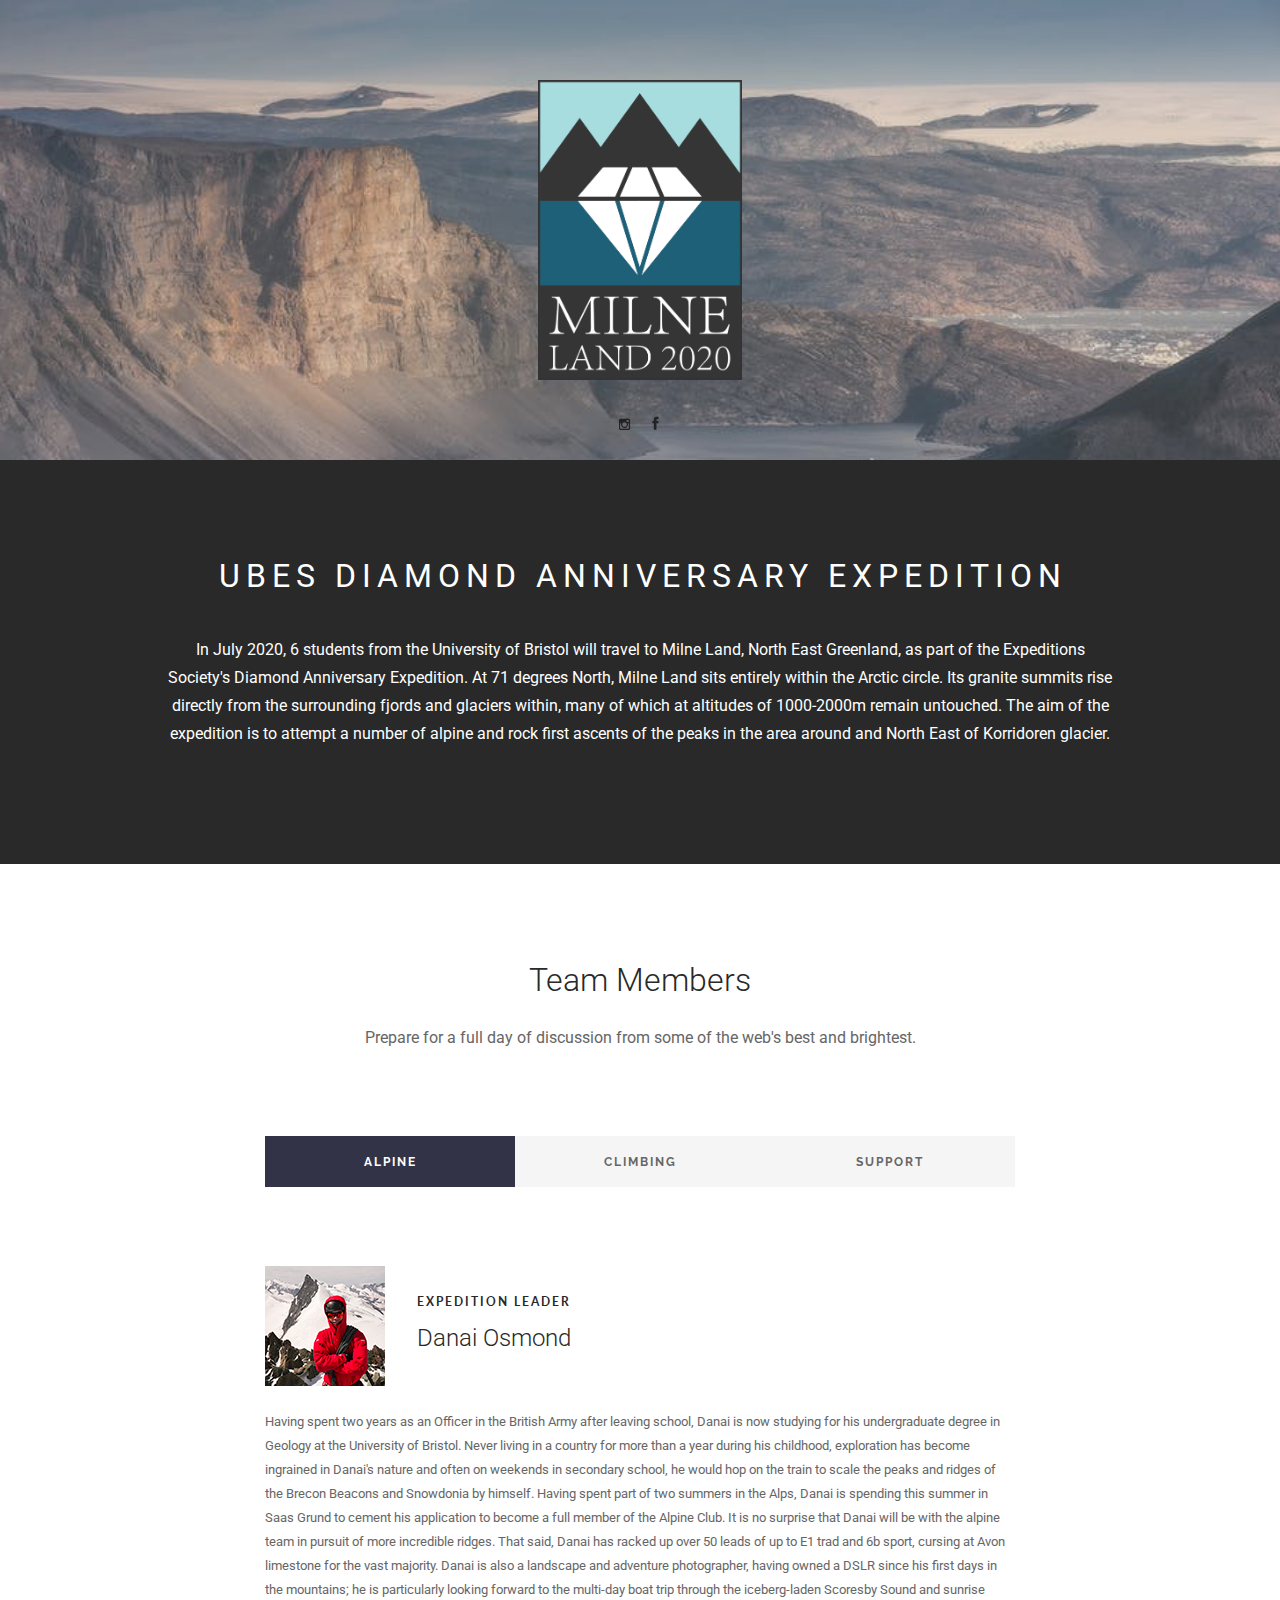
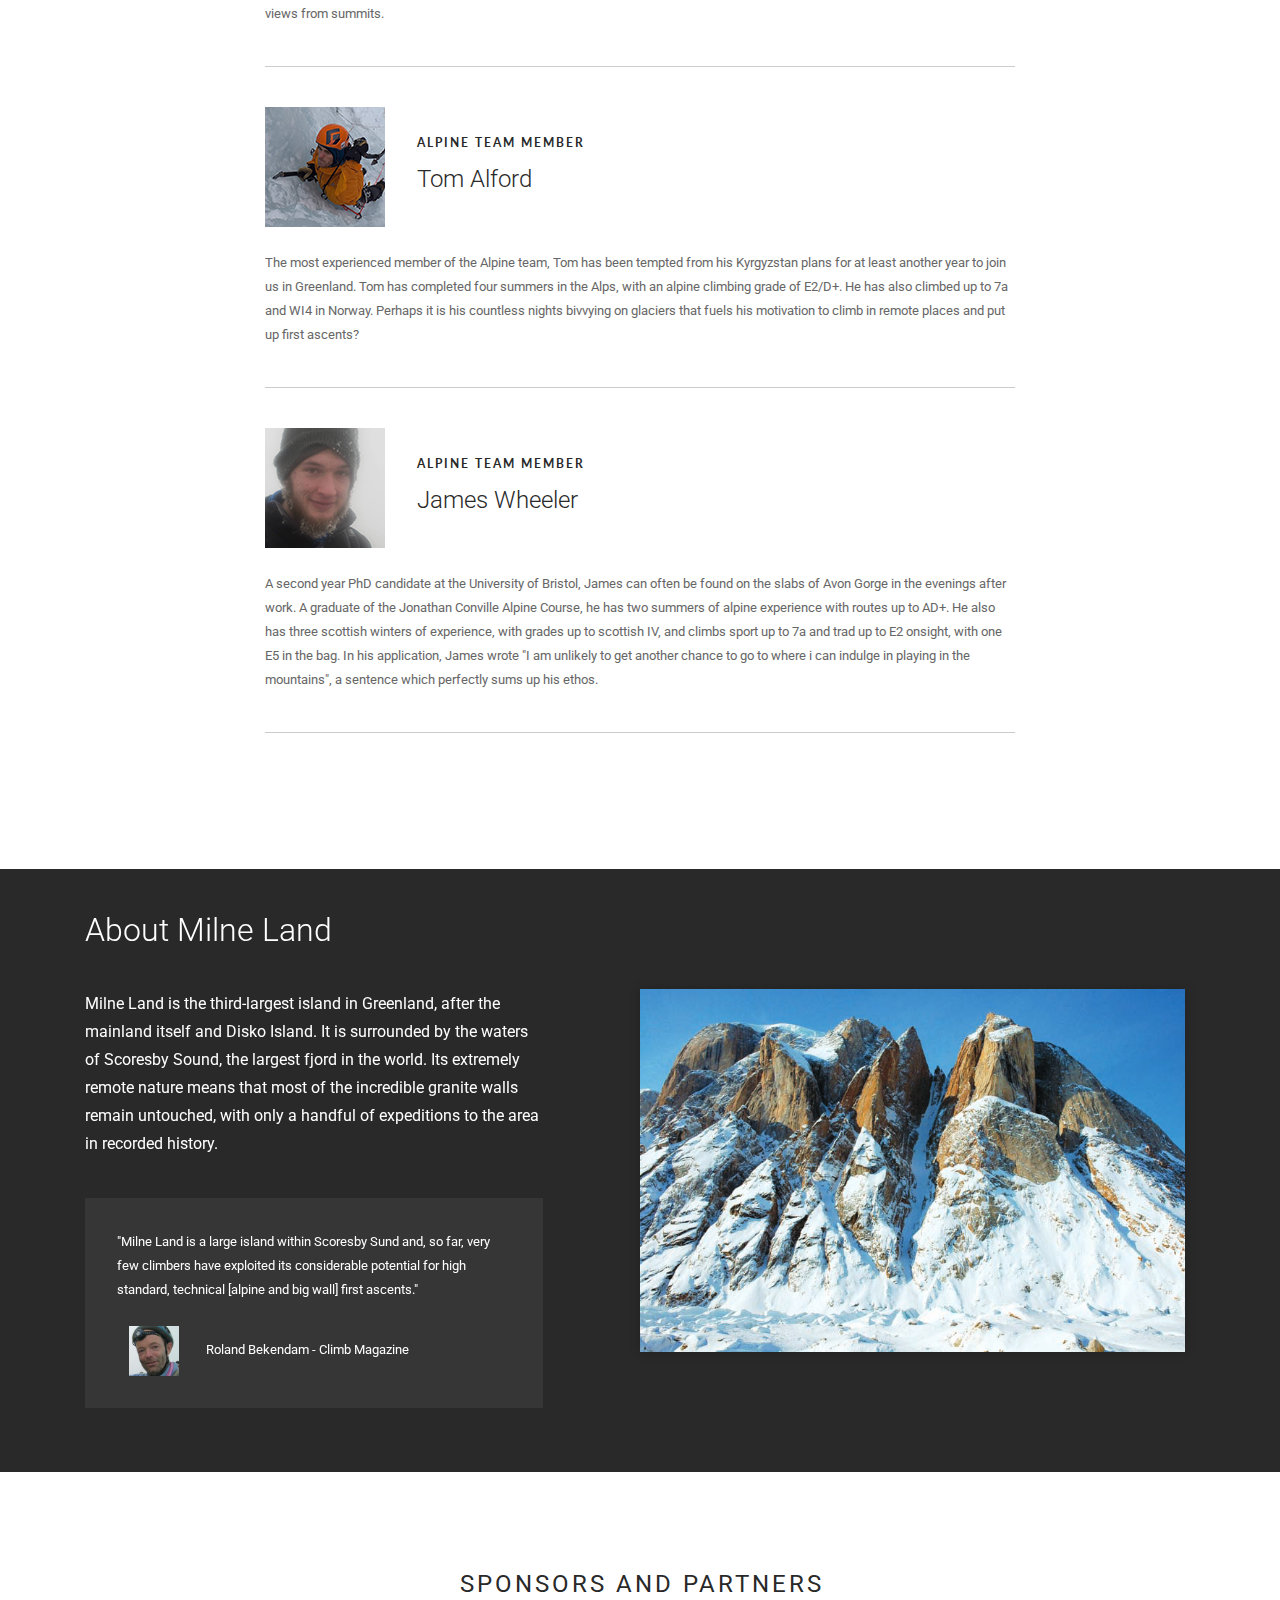
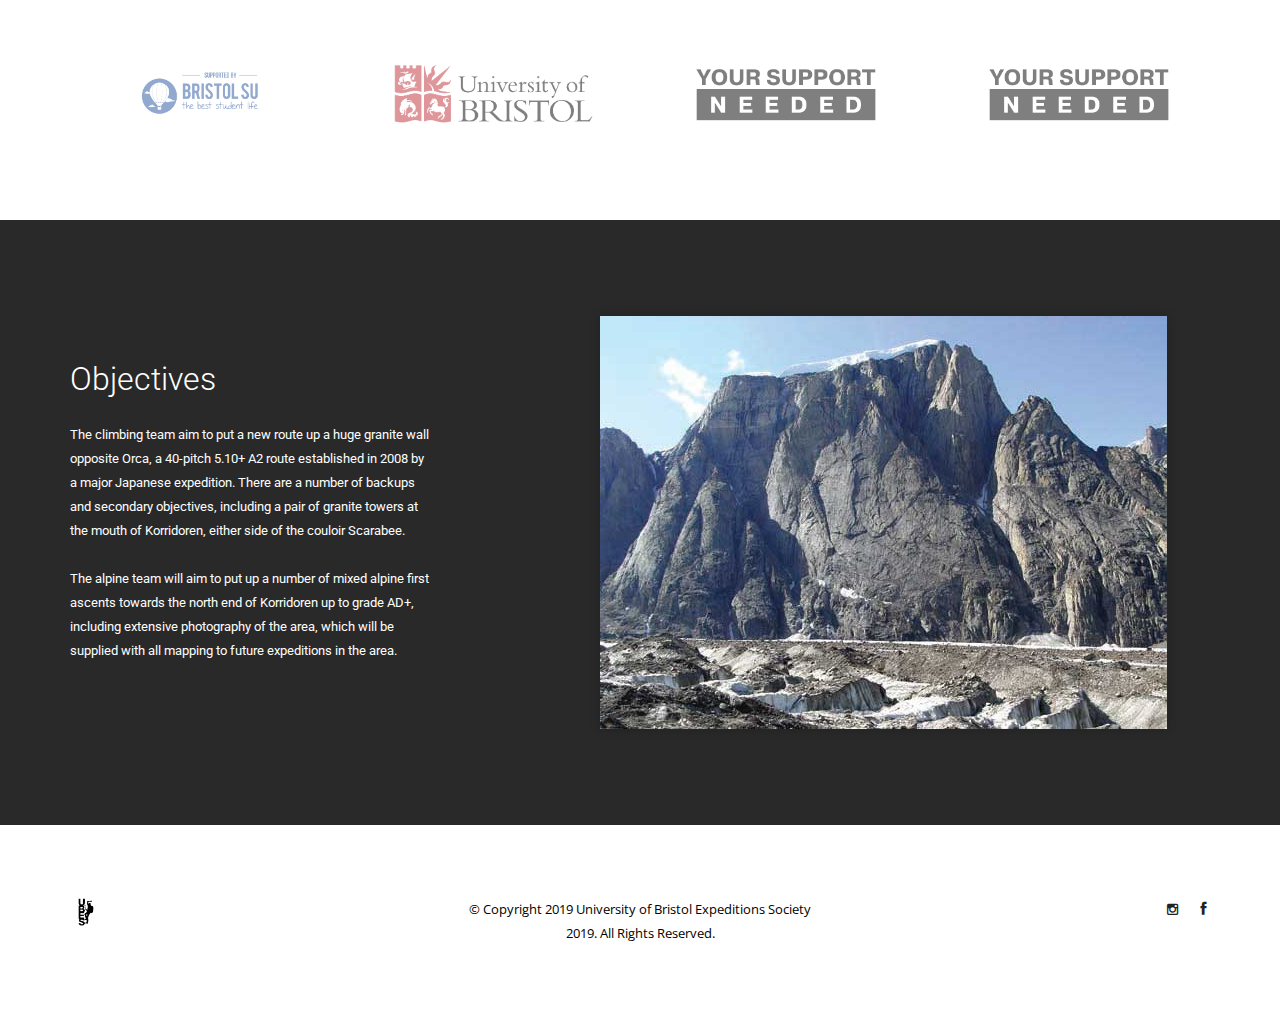
<file: index.html>
﻿<!doctype html>
<html lang="en">
    <head>
        <meta charset="utf-8">
        <title>UBES | Milne Land 2020</title>
        <meta name="description" content="The University of Bristol Expedition Society's 2020 diamond anniversary first ascents expedition to Milne Land, North East Greenland."/>
        <meta name="viewport" content="width=device-width, initial-scale=1.0">
	<link rel="icon" href="img/favicon.png" type="image/png">
        <link href="css/font-awesome.min.css" rel="stylesheet" type="text/css" media="all">
        <link href="css/themify-icons.css" rel="stylesheet" type="text/css" media="all" />
        <link href="css/bootstrap.css" rel="stylesheet" type="text/css" media="all" />
        <link href="css/flexslider.css" rel="stylesheet" type="text/css" media="all" />
        <link href="css/theme-gunmetal.css" rel="stylesheet" type="text/css" media="all" />
        <link href="css/custom.css" rel="stylesheet" type="text/css" media="all" />
        <link href='http://fonts.googleapis.com/css?family=Lato:300,400%7CRaleway:100,400,300,500,600,700%7COpen+Sans:400,500,600' rel='stylesheet' type='text/css'>
        <link href="http://fonts.googleapis.com/css?family=Roboto:100,300,400,600,700" rel="stylesheet" type="text/css">
        <link href="css/font-roboto.css" rel="stylesheet" type="text/css">
    </head>

    <body class="boxed-layout">
				
		<div class="nav-container">
		</div>
		
		<div class="main-container">
		<section class="pt80 pb80 parallax image-bg overlay bg-light">
		        <div class="background-image-holder">
		            <img alt="image" class="background-image" src="img/cover.jpg">
		        </div>
		        <div class="container">
		            <div class="row">
		                <div class="col-sm-12 text-center">
		                    <img alt="Logo" src="img/logo-max.png" style="max-height:300px;">
		                </div>
		            </div>
		            
		        </div>
		        
		        <div class="align-bottom text-center">
		            <ul class="list-inline social-list mb24">
		                <li>
		                    <a href="https://www.instagram.com/ubes_exped/" target="_blank">
		                        <i class="fa fa-instagram"></i>
		                    </a>
		                </li>
		                <li>
		                    <a href="https://www.facebook.com/bristolexpeditions/" target="_blank">
		                        <i class="ti-facebook"></i>
		                    </a>
		                </li>
		                
		                
		            </ul>
		        </div>
		    </section><section class="bg-dark">
		        <div class="container">
		            <div class="row">
		                <div class="col-sm-10 col-sm-offset-1 text-center">
		                    <h3 style="color:white;" class="uppercase mb40 mb-xs-24">Ubes Diamond Anniversary Expedition</h3>
		                    <p class="lead">
		                        In July 2020, 6 students from the University of Bristol will travel to Milne Land, North East Greenland, as part of the Expeditions Society's Diamond Anniversary Expedition. At 71 degrees North, Milne Land sits entirely within the Arctic circle. Its granite summits rise directly from the surrounding fjords and glaciers within, many of which at altitudes of 1000-2000m remain untouched. The aim of the expedition is to attempt a number of alpine and rock first ascents of the peaks in the area around and North East of Korridoren glacier.
		                    </p>
		                </div>
		            </div>
		            
		        </div>
		        
		    </section><section>
		    <div class="container">
		        <div class="row mb64 mb-xs-24">
		            <div class="col-sm-12 text-center">
		                <h3>Team Members</h3>
		                <p class="lead">
		                    Prepare for a full day of discussion from some of the web's best and brightest.
		                </p>
		            </div>
		        </div>
		        
		        <div class="row">
		            <div class="col-md-8 col-md-offset-2">
		                <div class="tabbed-content button-tabs">
		                    <ul class="tabs thirds mb64 mb-xs-24">
		                        <li class="active">
		                            <div class="tab-title">
		                                <span>Alpine</span>
		                            </div>
		                            <div class="tab-content text-left">
		                                <div>
		                                    <div class="overflow-hidden">
		                                        <img alt="Pic" class="mb24 pull-left" src="img/Danai-profile.jpg">
		                                        <div class="pull-left p32 p0-xs pt24">
		                                            <h6 class="uppercase mb8 number">Expedition Leader</h6>
		                                            <h4>Danai Osmond</h4>
		                                        </div>
		                                    </div>
		                                    <p>Having spent two years as an Officer in the British Army after leaving school, Danai is now studying for his undergraduate degree in Geology at the University of Bristol. Never living in a country for more than a year during his childhood, exploration has become ingrained in Danai's nature and often on weekends in secondary school, he would hop on the train to scale the peaks and ridges of the Brecon Beacons and Snowdonia by himself. Having spent part of two summers in the Alps, Danai is spending this summer in Saas Grund to cement his application to become a full member of the Alpine Club. It is no surprise that Danai will be with the alpine team in pursuit of more incredible ridges. That said, Danai has racked up over 50 leads of up to E1 trad and 6b sport, cursing at Avon limestone for the vast majority. Danai is also a landscape and adventure photographer, having owned a DSLR since his first days in the mountains; he is particularly looking forward to the multi-day boat trip through the iceberg-laden Scoresby Sound and sunrise views from summits. 
		                                    </p>
		                                    <hr class="mt40 mb40 mt-xs-0 mb-xs-24">
		                                </div>
		                                <div>
		                                    <div class="overflow-hidden">
		                                        <img alt="Pic" class="mb24 pull-left" src="img/tom.jpg">
		                                        <div class="pull-left p32 p0-xs pt24">
		                                            <h6 class="uppercase mb8 number">Alpine Team Member</h6>
		                                            <h4>Tom Alford</h4>
		                                        </div>
		                                    </div>
		                                    <p>
		                                        The most experienced member of the Alpine team, Tom has been tempted from his Kyrgyzstan plans for at least another year to join us in Greenland. Tom has completed four summers in the Alps, with an alpine climbing grade of E2/D+. He  has also climbed up to 7a and WI4 in Norway. Perhaps it is his countless nights bivvying on glaciers that fuels his motivation to climb in remote places and put up first ascents?
		                                    </p>
		                                    <hr class="mt40 mb40 mt-xs-0 mb-xs-24">
		                                </div>
										<div>
		                                    <div class="overflow-hidden">
		                                        <img alt="Pic" class="mb24 pull-left" src="img/james.jpg">
		                                        <div class="pull-left p32 p0-xs pt24">
		                                            <h6 class="uppercase mb8 number">Alpine Team Member</h6>
		                                            <h4>James Wheeler</h4>
		                                        </div>
		                                    </div>
		                                    <p>
		                                        A second year PhD candidate at the University of Bristol, James can often be found on the slabs of Avon Gorge in the evenings after work. A graduate of the Jonathan Conville Alpine Course, he has two summers of alpine experience with routes up to AD+. He also has three scottish winters of experience, with grades up to scottish IV, and climbs sport up to 7a and trad up to E2 onsight, with one E5 in the bag. In his application, James wrote "I am unlikely to get another chance to go to where i can indulge in playing in the mountains", a sentence which perfectly sums up his ethos.
		                                    </p>
		                                    <hr class="mt40 mb40 mt-xs-0 mb-xs-24">
		                                </div>
		                            </div>
		                        </li>
		                        <li>
		                            <div class="tab-title">
		                                <span>Climbing</span>
		                            </div>
		                            <div class="tab-content text-left">
		                                <div>
		                                    <div class="overflow-hidden">
		                                        <img alt="Pic" class="mb24 pull-left" src="img/Dan.jpg">
		                                        <div class="pull-left p32 p0-xs pt24">
		                                            <h6 class="uppercase mb8 number">Climbing Team Leader</h6>
		                                            <h4>Haniel Heins</h4>
		                                        </div>
		                                    </div>
		                                    <p>
		                                        A master's student studying hydrology at the University of Bristol, Dan is a climber, caver and leader of our expedition climbing team. Originally from New York, he has called many places home, including Chicago, Tennessee, South Dakota, and Bristol. His childhood obsession with studying and exploring rocks and landscapes has pushed him to both study geoscience and pursue climbing and caving. Over the past five years, he has climbed across the UK and US, with roughly 500 leads, onsighting up to E3/5.11- trad and 5.12a sport. His favourite areas tend to be full of adventurous climbs on striking granite formations, namely the bold spires of the Needles of Custer State Park/Mt Rushmore and on the soaring peaks and domes in the High Sierra. When not climbing up rocks above ground, he is exploring caves below, having over the past four years spent hundreds of hours mapping the edges of Mammoth and Jewel Caves, spending up to four days underground at a time. In July, he will be joining the Cambridge Caving Club on their expedition to discover new cave passage in the complex vertical systems of the Loser plateau in the Austrian alps.
		                                    </p>
		                                    <hr class="mt40 mb40 mt-xs-0 mb-xs-24">
		                                </div>
										<div>
		                                    <div class="overflow-hidden">
		                                        <img alt="Pic" class="mb24 pull-left" src="img/peter.jpg">
		                                        <div class="pull-left p32 p0-xs pt24">
		                                            <h6 class="uppercase mb8 number">Climbing Team Member</h6>
		                                            <h4>Peter Rosso</h4>
		                                        </div>
		                                    </div>
		                                    <p>
		                                        A PhD candidate, out of the office Peter is as strong a climber as he is a photographer. He comfortably climbs trad E2 and 7a+ sport and is pushing his training and grades this year more than ever. Peter is lucky enough to be from north east Italy, in close proximity to incredible climbing. He also has a serious amount of alpine experience, with multiple routes at D+. Peter has taken a specific interest in big wall climbing over the past two years, and this summer he is out on a bolting expedition. This is not the only expedition he's on between now and Summer 2020, with three weeks of winter climbing planned in the Maritime Alps this year. One of his climbing heroes, as is Danai's, is Jimmy Chin. Peter would like to depart from greenland with a complete skillset to document what it will likely to be one of the most remarkable experiences of his life.
		                                    </p>
		                                    <hr class="mt40 mb40 mt-xs-0 mb-xs-24">
		                                </div>
		                                <div>
		                                    <div class="overflow-hidden">
		                                        <img alt="Pic" class="mb24 pull-left" src="img/avatar4.png">
		                                        <div class="pull-left p32 p0-xs pt24">
		                                            <h6 class="uppercase mb8 number">Climbing Team Member</h6>
		                                            <h4>Clara Cottet</h4>
		                                        </div>
		                                    </div>
		                                    <p>
		                                        Clara is in her final year at Bristol, and there would be no better way to top her previous UBES expeditions than with a finale in Greenland (although not much better than her first expedition with UBES to Georgia). Clara leads sport to 6a, and is working hard with the climbing team to develop her big wall skills over the course of the year. She is a graduate of the Jonathan Conville Alpine Course, has spent time on Ben Nevis in scottish winter (the mark of any good British Mountaineer?). More than anything, she misses the more adventurous side of mountain and would give anything to escape the all-too-common queues. She'll be fresh in Greenland too, with six weeks in the Alps planned directly before the expedition!
		                                    </p>
		                                    <hr class="mt40 mb40 mt-xs-0 mb-xs-24">
		                                </div>
		                            </div>
		                        </li>
		                        <li>
		                            <div class="tab-title">
		                                <span>Support</span>
		                            </div>
		                            <div class="tab-content text-left">
		                                <div>
		                                    <div class="overflow-hidden">
		                                        <img alt="Pic" class="mb24 pull-left" src="img/charlie.jpg">
		                                        <div class="pull-left p32 p0-xs pt24">
		                                            <h6 class="uppercase mb8 number">Coordinator</h6>
		                                            <h4>Charlie Harding</h4>
		                                        </div>
		                                    </div>
		                                    <p>
		                                        Charlie just might be the most integral member of our team. Over the course of the expedition, he'll be at hand to coordinate our teams, answer routine calls and manage any emergencies. He'll also keep everyone updated with our endeavours! Charlie has completed expeditions to Georgia and the Balkans, and trekked the jungles of the Kelabit Highlands, Borneo. He's been across the channel this year, and has exploited his proximity to the alps fully.
		                                    </p>
		                                    <hr class="mt40 mb40 mt-xs-0 mb-xs-24">
		                                </div>
		                            </div>
		                        </li>
		                    </ul>
		                </div>
		                
		            </div>
		        </div>
		        
		    </div>
		    
		</section><section class="image-edge pt120 pb120 pt-xs-40 pb-xs-40 bg-dark">
		        <div class="col-md-6 col-sm-4 p0 col-md-push-6 col-sm-push-8">
		            <img alt="Scarabee" class="cast-shadow mb-xs-24" src="img/couloir.jpg">
		        </div>
		        <div class="container">
		            <div class="col-md-5 col-md-pull-0 col-sm-7 col-sm-pull-4 v-align-transform">
		                <h3 class="mb40 mb-xs-16">About Milne Land</h3>
		                <p class="lead mb40">
		                    Milne Land is the third-largest island in Greenland, after the mainland itself and Disko Island. It is surrounded by the waters of Scoresby Sound, the largest fjord in the world. Its extremely remote nature means that most of the incredible granite walls remain untouched, with only a handful of expeditions to the area in recorded history.
		                </p>
		                <div class="feature boxed">
		                    <p>
		                        "Milne Land is a large island within Scoresby Sund and, so far, very few
		climbers have exploited its considerable potential for high standard, technical [alpine and big wall] first ascents."
		                    </p>
		                    <div class="spread-children">
		                        <img alt="Roland Bekendam" class="image-xs" src="img/Bekendam.jpeg">
		                        <span>Roland Bekendam - Climb Magazine</span>
		                    </div>
		                </div>
		            </div>
		        </div>
		        
		    </section><section>
		    <div class="container">
		        <div class="row">
		            <div class="col-sm-12 text-center">
		                <h4 class="uppercase mb64 mb-xs-40">Sponsors and partners</h4>
		            </div>
		        </div>
		        
		        <div class="row">
		            <div class="logo-carousel">
		                <ul class="slides">
		                    <li>
		                        <a href="#">
		                            <img alt="Logo" src="img/su-logo.jpg">
		                        </a>
		                    </li>
		                    <li>
		                        <a href="#">
		                            <img alt="Logo" src="img/uob-logo.png">
		                        </a>
		                    </li>
							<li>
		                        <a href="mailto:as18005@bristol.ac.uk">
		                            <img alt="Logo" src="img/support.jpg">
		                        </a>
		                    </li>
							<li>
		                        <a href="mailto:as18005@bristol.ac.uk">
		                            <img alt="Logo" src="img/support.jpg">
		                        </a>
		                    </li>
							<li>
		                        <a href="mailto:as18005@bristol.ac.uk">
		                            <img alt="Logo" src="img/support.jpg">
		                        </a>
		                    </li>
							<li>
		                        <a href="mailto:as18005@bristol.ac.uk">
		                            <img alt="Logo" src="img/support.jpg">
		                        </a>
		                    </li>
							<li>
		                        <a href="mailto:as18005@bristol.ac.uk">
		                            <img alt="Logo" src="img/support.jpg">
		                        </a>
		                    </li>
							<li>
		                        <a href="mailto:as18005@bristol.ac.uk">
		                            <img alt="Logo" src="img/support.jpg">
		                        </a>
		                    </li>
		                </ul>
		            </div>
		            
		        </div>
		        
		    </div>
		    
		</section><section class="bg-dark">
		        <div class="container">
		            <div class="row v-align-children">
		                <div class="col-md-4 col-sm-5 mb-xs-24">
		                    <h3>Objectives</h3>
		                    <p>
		                        The climbing team aim to put a new route up a huge granite wall opposite Orca, a 40-pitch 5.10+ A2 route established in 2008 by a major Japanese expedition. There are a number of backups and secondary objectives, including a pair of granite towers at the mouth of Korridoren, either side of the couloir Scarabee.<br><br>The alpine team will aim to put up a number of mixed alpine first ascents towards the north end of Korridoren up to grade AD+, including extensive photography of the area, which will be supplied with all mapping to future expeditions in the area.&nbsp;</p>
		                </div>
		                <div class="col-md-7 col-md-offset-1 col-sm-6 col-sm-offset-1 text-center">
		                    <img class="cast-shadow" alt="Leviathan" src="img/Leviathan.jpg">
		                </div>
		            </div>
		            
		        </div>
		        
		    </section><footer class="footer-2 bg-light text-center-xs">
				<div class="container">
					<div class="row">
						<div class="col-sm-4">
							<a href="http://www.ubes.co.uk" target="_blank"><div class="vnu"><img class="image-xxs" alt="Pic" src="img/ubes.png"></div></a>
						</div>
					
						<div class="col-sm-4 text-center">
							<span style="color:#000;">
								&copy; Copyright 2019 University of Bristol Expeditions Society 2019. All Rights Reserved.</span>
						</div>
					
						<div class="col-sm-4 text-right text-center-xs">
							<ul class="list-inline social-list">
								<li><a href="https://www.instagram.com/ubes_exped/" target="_blank"><i class="fa fa-instagram"></i></a></li>
								<li><a href="https://www.facebook.com/bristolexpeditions/" target="_blank"><i class="ti-facebook"></i></a></li>
								
								
							</ul>
						</div>
					</div>
				</div>
			</footer></div>
		
				
	<script src="js/jquery.min.js"></script>
        <script src="js/bootstrap.min.js"></script>
        <script src="js/flexslider.min.js"></script>
        <script src="js/parallax.js"></script>
        <script src="js/scripts.js"></script>
    </body>
</html>
</file>
<file: css/themify-icons.css>
@font-face {
	font-family: 'themify';
	src:url('../fonts/themify.eot?');
	src:url('../fonts/themify.eot?#iefix-fvbane') format('embedded-opentype'),
		url('../fonts/themify.woff') format('woff'),
		url('../fonts/themify.ttf') format('truetype'),
		url('../fonts/themify.svg') format('svg');
	font-weight: normal;
	font-style: normal;
}

[class^="ti-"], [class*=" ti-"] {
	font-family: 'themify';
	speak: none;
	font-style: normal;
	font-weight: normal;
	font-variant: normal;
	text-transform: none;
	line-height: 1;

	/* Better Font Rendering =========== */
	-webkit-font-smoothing: antialiased;
	-moz-osx-font-smoothing: grayscale;
}

.ti-wand:before {
	content: "\e600";
}
.ti-volume:before {
	content: "\e601";
}
.ti-user:before {
	content: "\e602";
}
.ti-unlock:before {
	content: "\e603";
}
.ti-unlink:before {
	content: "\e604";
}
.ti-trash:before {
	content: "\e605";
}
.ti-thought:before {
	content: "\e606";
}
.ti-target:before {
	content: "\e607";
}
.ti-tag:before {
	content: "\e608";
}
.ti-tablet:before {
	content: "\e609";
}
.ti-star:before {
	content: "\e60a";
}
.ti-spray:before {
	content: "\e60b";
}
.ti-signal:before {
	content: "\e60c";
}
.ti-shopping-cart:before {
	content: "\e60d";
}
.ti-shopping-cart-full:before {
	content: "\e60e";
}
.ti-settings:before {
	content: "\e60f";
}
.ti-search:before {
	content: "\e610";
}
.ti-zoom-in:before {
	content: "\e611";
}
.ti-zoom-out:before {
	content: "\e612";
}
.ti-cut:before {
	content: "\e613";
}
.ti-ruler:before {
	content: "\e614";
}
.ti-ruler-pencil:before {
	content: "\e615";
}
.ti-ruler-alt:before {
	content: "\e616";
}
.ti-bookmark:before {
	content: "\e617";
}
.ti-bookmark-alt:before {
	content: "\e618";
}
.ti-reload:before {
	content: "\e619";
}
.ti-plus:before {
	content: "\e61a";
}
.ti-pin:before {
	content: "\e61b";
}
.ti-pencil:before {
	content: "\e61c";
}
.ti-pencil-alt:before {
	content: "\e61d";
}
.ti-paint-roller:before {
	content: "\e61e";
}
.ti-paint-bucket:before {
	content: "\e61f";
}
.ti-na:before {
	content: "\e620";
}
.ti-mobile:before {
	content: "\e621";
}
.ti-minus:before {
	content: "\e622";
}
.ti-medall:before {
	content: "\e623";
}
.ti-medall-alt:before {
	content: "\e624";
}
.ti-marker:before {
	content: "\e625";
}
.ti-marker-alt:before {
	content: "\e626";
}
.ti-arrow-up:before {
	content: "\e627";
}
.ti-arrow-right:before {
	content: "\e628";
}
.ti-arrow-left:before {
	content: "\e629";
}
.ti-arrow-down:before {
	content: "\e62a";
}
.ti-lock:before {
	content: "\e62b";
}
.ti-location-arrow:before {
	content: "\e62c";
}
.ti-link:before {
	content: "\e62d";
}
.ti-layout:before {
	content: "\e62e";
}
.ti-layers:before {
	content: "\e62f";
}
.ti-layers-alt:before {
	content: "\e630";
}
.ti-key:before {
	content: "\e631";
}
.ti-import:before {
	content: "\e632";
}
.ti-image:before {
	content: "\e633";
}
.ti-heart:before {
	content: "\e634";
}
.ti-heart-broken:before {
	content: "\e635";
}
.ti-hand-stop:before {
	content: "\e636";
}
.ti-hand-open:before {
	content: "\e637";
}
.ti-hand-drag:before {
	content: "\e638";
}
.ti-folder:before {
	content: "\e639";
}
.ti-flag:before {
	content: "\e63a";
}
.ti-flag-alt:before {
	content: "\e63b";
}
.ti-flag-alt-2:before {
	content: "\e63c";
}
.ti-eye:before {
	content: "\e63d";
}
.ti-export:before {
	content: "\e63e";
}
.ti-exchange-vertical:before {
	content: "\e63f";
}
.ti-desktop:before {
	content: "\e640";
}
.ti-cup:before {
	content: "\e641";
}
.ti-crown:before {
	content: "\e642";
}
.ti-comments:before {
	content: "\e643";
}
.ti-comment:before {
	content: "\e644";
}
.ti-comment-alt:before {
	content: "\e645";
}
.ti-close:before {
	content: "\e646";
}
.ti-clip:before {
	content: "\e647";
}
.ti-angle-up:before {
	content: "\e648";
}
.ti-angle-right:before {
	content: "\e649";
}
.ti-angle-left:before {
	content: "\e64a";
}
.ti-angle-down:before {
	content: "\e64b";
}
.ti-check:before {
	content: "\e64c";
}
.ti-check-box:before {
	content: "\e64d";
}
.ti-camera:before {
	content: "\e64e";
}
.ti-announcement:before {
	content: "\e64f";
}
.ti-brush:before {
	content: "\e650";
}
.ti-briefcase:before {
	content: "\e651";
}
.ti-bolt:before {
	content: "\e652";
}
.ti-bolt-alt:before {
	content: "\e653";
}
.ti-blackboard:before {
	content: "\e654";
}
.ti-bag:before {
	content: "\e655";
}
.ti-move:before {
	content: "\e656";
}
.ti-arrows-vertical:before {
	content: "\e657";
}
.ti-arrows-horizontal:before {
	content: "\e658";
}
.ti-fullscreen:before {
	content: "\e659";
}
.ti-arrow-top-right:before {
	content: "\e65a";
}
.ti-arrow-top-left:before {
	content: "\e65b";
}
.ti-arrow-circle-up:before {
	content: "\e65c";
}
.ti-arrow-circle-right:before {
	content: "\e65d";
}
.ti-arrow-circle-left:before {
	content: "\e65e";
}
.ti-arrow-circle-down:before {
	content: "\e65f";
}
.ti-angle-double-up:before {
	content: "\e660";
}
.ti-angle-double-right:before {
	content: "\e661";
}
.ti-angle-double-left:before {
	content: "\e662";
}
.ti-angle-double-down:before {
	content: "\e663";
}
.ti-zip:before {
	content: "\e664";
}
.ti-world:before {
	content: "\e665";
}
.ti-wheelchair:before {
	content: "\e666";
}
.ti-view-list:before {
	content: "\e667";
}
.ti-view-list-alt:before {
	content: "\e668";
}
.ti-view-grid:before {
	content: "\e669";
}
.ti-uppercase:before {
	content: "\e66a";
}
.ti-upload:before {
	content: "\e66b";
}
.ti-underline:before {
	content: "\e66c";
}
.ti-truck:before {
	content: "\e66d";
}
.ti-timer:before {
	content: "\e66e";
}
.ti-ticket:before {
	content: "\e66f";
}
.ti-thumb-up:before {
	content: "\e670";
}
.ti-thumb-down:before {
	content: "\e671";
}
.ti-text:before {
	content: "\e672";
}
.ti-stats-up:before {
	content: "\e673";
}
.ti-stats-down:before {
	content: "\e674";
}
.ti-split-v:before {
	content: "\e675";
}
.ti-split-h:before {
	content: "\e676";
}
.ti-smallcap:before {
	content: "\e677";
}
.ti-shine:before {
	content: "\e678";
}
.ti-shift-right:before {
	content: "\e679";
}
.ti-shift-left:before {
	content: "\e67a";
}
.ti-shield:before {
	content: "\e67b";
}
.ti-notepad:before {
	content: "\e67c";
}
.ti-server:before {
	content: "\e67d";
}
.ti-quote-right:before {
	content: "\e67e";
}
.ti-quote-left:before {
	content: "\e67f";
}
.ti-pulse:before {
	content: "\e680";
}
.ti-printer:before {
	content: "\e681";
}
.ti-power-off:before {
	content: "\e682";
}
.ti-plug:before {
	content: "\e683";
}
.ti-pie-chart:before {
	content: "\e684";
}
.ti-paragraph:before {
	content: "\e685";
}
.ti-panel:before {
	content: "\e686";
}
.ti-package:before {
	content: "\e687";
}
.ti-music:before {
	content: "\e688";
}
.ti-music-alt:before {
	content: "\e689";
}
.ti-mouse:before {
	content: "\e68a";
}
.ti-mouse-alt:before {
	content: "\e68b";
}
.ti-money:before {
	content: "\e68c";
}
.ti-microphone:before {
	content: "\e68d";
}
.ti-menu:before {
	content: "\e68e";
}
.ti-menu-alt:before {
	content: "\e68f";
}
.ti-map:before {
	content: "\e690";
}
.ti-map-alt:before {
	content: "\e691";
}
.ti-loop:before {
	content: "\e692";
}
.ti-location-pin:before {
	content: "\e693";
}
.ti-list:before {
	content: "\e694";
}
.ti-light-bulb:before {
	content: "\e695";
}
.ti-Italic:before {
	content: "\e696";
}
.ti-info:before {
	content: "\e697";
}
.ti-infinite:before {
	content: "\e698";
}
.ti-id-badge:before {
	content: "\e699";
}
.ti-hummer:before {
	content: "\e69a";
}
.ti-home:before {
	content: "\e69b";
}
.ti-help:before {
	content: "\e69c";
}
.ti-headphone:before {
	content: "\e69d";
}
.ti-harddrives:before {
	content: "\e69e";
}
.ti-harddrive:before {
	content: "\e69f";
}
.ti-gift:before {
	content: "\e6a0";
}
.ti-game:before {
	content: "\e6a1";
}
.ti-filter:before {
	content: "\e6a2";
}
.ti-files:before {
	content: "\e6a3";
}
.ti-file:before {
	content: "\e6a4";
}
.ti-eraser:before {
	content: "\e6a5";
}
.ti-envelope:before {
	content: "\e6a6";
}
.ti-download:before {
	content: "\e6a7";
}
.ti-direction:before {
	content: "\e6a8";
}
.ti-direction-alt:before {
	content: "\e6a9";
}
.ti-dashboard:before {
	content: "\e6aa";
}
.ti-control-stop:before {
	content: "\e6ab";
}
.ti-control-shuffle:before {
	content: "\e6ac";
}
.ti-control-play:before {
	content: "\e6ad";
}
.ti-control-pause:before {
	content: "\e6ae";
}
.ti-control-forward:before {
	content: "\e6af";
}
.ti-control-backward:before {
	content: "\e6b0";
}
.ti-cloud:before {
	content: "\e6b1";
}
.ti-cloud-up:before {
	content: "\e6b2";
}
.ti-cloud-down:before {
	content: "\e6b3";
}
.ti-clipboard:before {
	content: "\e6b4";
}
.ti-car:before {
	content: "\e6b5";
}
.ti-calendar:before {
	content: "\e6b6";
}
.ti-book:before {
	content: "\e6b7";
}
.ti-bell:before {
	content: "\e6b8";
}
.ti-basketball:before {
	content: "\e6b9";
}
.ti-bar-chart:before {
	content: "\e6ba";
}
.ti-bar-chart-alt:before {
	content: "\e6bb";
}
.ti-back-right:before {
	content: "\e6bc";
}
.ti-back-left:before {
	content: "\e6bd";
}
.ti-arrows-corner:before {
	content: "\e6be";
}
.ti-archive:before {
	content: "\e6bf";
}
.ti-anchor:before {
	content: "\e6c0";
}
.ti-align-right:before {
	content: "\e6c1";
}
.ti-align-left:before {
	content: "\e6c2";
}
.ti-align-justify:before {
	content: "\e6c3";
}
.ti-align-center:before {
	content: "\e6c4";
}
.ti-alert:before {
	content: "\e6c5";
}
.ti-alarm-clock:before {
	content: "\e6c6";
}
.ti-agenda:before {
	content: "\e6c7";
}
.ti-write:before {
	content: "\e6c8";
}
.ti-window:before {
	content: "\e6c9";
}
.ti-widgetized:before {
	content: "\e6ca";
}
.ti-widget:before {
	content: "\e6cb";
}
.ti-widget-alt:before {
	content: "\e6cc";
}
.ti-wallet:before {
	content: "\e6cd";
}
.ti-video-clapper:before {
	content: "\e6ce";
}
.ti-video-camera:before {
	content: "\e6cf";
}
.ti-vector:before {
	content: "\e6d0";
}
.ti-themify-logo:before {
	content: "\e6d1";
}
.ti-themify-favicon:before {
	content: "\e6d2";
}
.ti-themify-favicon-alt:before {
	content: "\e6d3";
}
.ti-support:before {
	content: "\e6d4";
}
.ti-stamp:before {
	content: "\e6d5";
}
.ti-split-v-alt:before {
	content: "\e6d6";
}
.ti-slice:before {
	content: "\e6d7";
}
.ti-shortcode:before {
	content: "\e6d8";
}
.ti-shift-right-alt:before {
	content: "\e6d9";
}
.ti-shift-left-alt:before {
	content: "\e6da";
}
.ti-ruler-alt-2:before {
	content: "\e6db";
}
.ti-receipt:before {
	content: "\e6dc";
}
.ti-pin2:before {
	content: "\e6dd";
}
.ti-pin-alt:before {
	content: "\e6de";
}
.ti-pencil-alt2:before {
	content: "\e6df";
}
.ti-palette:before {
	content: "\e6e0";
}
.ti-more:before {
	content: "\e6e1";
}
.ti-more-alt:before {
	content: "\e6e2";
}
.ti-microphone-alt:before {
	content: "\e6e3";
}
.ti-magnet:before {
	content: "\e6e4";
}
.ti-line-double:before {
	content: "\e6e5";
}
.ti-line-dotted:before {
	content: "\e6e6";
}
.ti-line-dashed:before {
	content: "\e6e7";
}
.ti-layout-width-full:before {
	content: "\e6e8";
}
.ti-layout-width-default:before {
	content: "\e6e9";
}
.ti-layout-width-default-alt:before {
	content: "\e6ea";
}
.ti-layout-tab:before {
	content: "\e6eb";
}
.ti-layout-tab-window:before {
	content: "\e6ec";
}
.ti-layout-tab-v:before {
	content: "\e6ed";
}
.ti-layout-tab-min:before {
	content: "\e6ee";
}
.ti-layout-slider:before {
	content: "\e6ef";
}
.ti-layout-slider-alt:before {
	content: "\e6f0";
}
.ti-layout-sidebar-right:before {
	content: "\e6f1";
}
.ti-layout-sidebar-none:before {
	content: "\e6f2";
}
.ti-layout-sidebar-left:before {
	content: "\e6f3";
}
.ti-layout-placeholder:before {
	content: "\e6f4";
}
.ti-layout-menu:before {
	content: "\e6f5";
}
.ti-layout-menu-v:before {
	content: "\e6f6";
}
.ti-layout-menu-separated:before {
	content: "\e6f7";
}
.ti-layout-menu-full:before {
	content: "\e6f8";
}
.ti-layout-media-right-alt:before {
	content: "\e6f9";
}
.ti-layout-media-right:before {
	content: "\e6fa";
}
.ti-layout-media-overlay:before {
	content: "\e6fb";
}
.ti-layout-media-overlay-alt:before {
	content: "\e6fc";
}
.ti-layout-media-overlay-alt-2:before {
	content: "\e6fd";
}
.ti-layout-media-left-alt:before {
	content: "\e6fe";
}
.ti-layout-media-left:before {
	content: "\e6ff";
}
.ti-layout-media-center-alt:before {
	content: "\e700";
}
.ti-layout-media-center:before {
	content: "\e701";
}
.ti-layout-list-thumb:before {
	content: "\e702";
}
.ti-layout-list-thumb-alt:before {
	content: "\e703";
}
.ti-layout-list-post:before {
	content: "\e704";
}
.ti-layout-list-large-image:before {
	content: "\e705";
}
.ti-layout-line-solid:before {
	content: "\e706";
}
.ti-layout-grid4:before {
	content: "\e707";
}
.ti-layout-grid3:before {
	content: "\e708";
}
.ti-layout-grid2:before {
	content: "\e709";
}
.ti-layout-grid2-thumb:before {
	content: "\e70a";
}
.ti-layout-cta-right:before {
	content: "\e70b";
}
.ti-layout-cta-left:before {
	content: "\e70c";
}
.ti-layout-cta-center:before {
	content: "\e70d";
}
.ti-layout-cta-btn-right:before {
	content: "\e70e";
}
.ti-layout-cta-btn-left:before {
	content: "\e70f";
}
.ti-layout-column4:before {
	content: "\e710";
}
.ti-layout-column3:before {
	content: "\e711";
}
.ti-layout-column2:before {
	content: "\e712";
}
.ti-layout-accordion-separated:before {
	content: "\e713";
}
.ti-layout-accordion-merged:before {
	content: "\e714";
}
.ti-layout-accordion-list:before {
	content: "\e715";
}
.ti-ink-pen:before {
	content: "\e716";
}
.ti-info-alt:before {
	content: "\e717";
}
.ti-help-alt:before {
	content: "\e718";
}
.ti-headphone-alt:before {
	content: "\e719";
}
.ti-hand-point-up:before {
	content: "\e71a";
}
.ti-hand-point-right:before {
	content: "\e71b";
}
.ti-hand-point-left:before {
	content: "\e71c";
}
.ti-hand-point-down:before {
	content: "\e71d";
}
.ti-gallery:before {
	content: "\e71e";
}
.ti-face-smile:before {
	content: "\e71f";
}
.ti-face-sad:before {
	content: "\e720";
}
.ti-credit-card:before {
	content: "\e721";
}
.ti-control-skip-forward:before {
	content: "\e722";
}
.ti-control-skip-backward:before {
	content: "\e723";
}
.ti-control-record:before {
	content: "\e724";
}
.ti-control-eject:before {
	content: "\e725";
}
.ti-comments-smiley:before {
	content: "\e726";
}
.ti-brush-alt:before {
	content: "\e727";
}
.ti-youtube:before {
	content: "\e728";
}
.ti-vimeo:before {
	content: "\e729";
}
.ti-twitter:before {
	content: "\e72a";
}
.ti-time:before {
	content: "\e72b";
}
.ti-tumblr:before {
	content: "\e72c";
}
.ti-skype:before {
	content: "\e72d";
}
.ti-share:before {
	content: "\e72e";
}
.ti-share-alt:before {
	content: "\e72f";
}
.ti-rocket:before {
	content: "\e730";
}
.ti-pinterest:before {
	content: "\e731";
}
.ti-new-window:before {
	content: "\e732";
}
.ti-microsoft:before {
	content: "\e733";
}
.ti-list-ol:before {
	content: "\e734";
}
.ti-linkedin:before {
	content: "\e735";
}
.ti-layout-sidebar-2:before {
	content: "\e736";
}
.ti-layout-grid4-alt:before {
	content: "\e737";
}
.ti-layout-grid3-alt:before {
	content: "\e738";
}
.ti-layout-grid2-alt:before {
	content: "\e739";
}
.ti-layout-column4-alt:before {
	content: "\e73a";
}
.ti-layout-column3-alt:before {
	content: "\e73b";
}
.ti-layout-column2-alt:before {
	content: "\e73c";
}
.ti-instagram:before {
	content: "\e73d";
}
.ti-google:before {
	content: "\e73e";
}
.ti-github:before {
	content: "\e73f";
}
.ti-flickr:before {
	content: "\e740";
}
.ti-facebook:before {
	content: "\e741";
}
.ti-dropbox:before {
	content: "\e742";
}
.ti-dribbble:before {
	content: "\e743";
}
.ti-apple:before {
	content: "\e744";
}
.ti-android:before {
	content: "\e745";
}
.ti-save:before {
	content: "\e746";
}
.ti-save-alt:before {
	content: "\e747";
}
.ti-yahoo:before {
	content: "\e748";
}
.ti-wordpress:before {
	content: "\e749";
}
.ti-vimeo-alt:before {
	content: "\e74a";
}
.ti-twitter-alt:before {
	content: "\e74b";
}
.ti-tumblr-alt:before {
	content: "\e74c";
}
.ti-trello:before {
	content: "\e74d";
}
.ti-stack-overflow:before {
	content: "\e74e";
}
.ti-soundcloud:before {
	content: "\e74f";
}
.ti-sharethis:before {
	content: "\e750";
}
.ti-sharethis-alt:before {
	content: "\e751";
}
.ti-reddit:before {
	content: "\e752";
}
.ti-pinterest-alt:before {
	content: "\e753";
}
.ti-microsoft-alt:before {
	content: "\e754";
}
.ti-linux:before {
	content: "\e755";
}
.ti-jsfiddle:before {
	content: "\e756";
}
.ti-joomla:before {
	content: "\e757";
}
.ti-html5:before {
	content: "\e758";
}
.ti-flickr-alt:before {
	content: "\e759";
}
.ti-email:before {
	content: "\e75a";
}
.ti-drupal:before {
	content: "\e75b";
}
.ti-dropbox-alt:before {
	content: "\e75c";
}
.ti-css3:before {
	content: "\e75d";
}
.ti-rss:before {
	content: "\e75e";
}
.ti-rss-alt:before {
	content: "\e75f";
}
</file>
<file: css/custom.css>
/****** PLACE YOUR CUSTOM STYLES HERE ******/
</file>
<file: css/font-roboto.css>
h1,h2,h3,h4,h5,h6, section p, section span{ font-family: 'Roboto','Raleway',"Helvetica Neue", Helvetica, Arial, sans-serif; }
</file>
